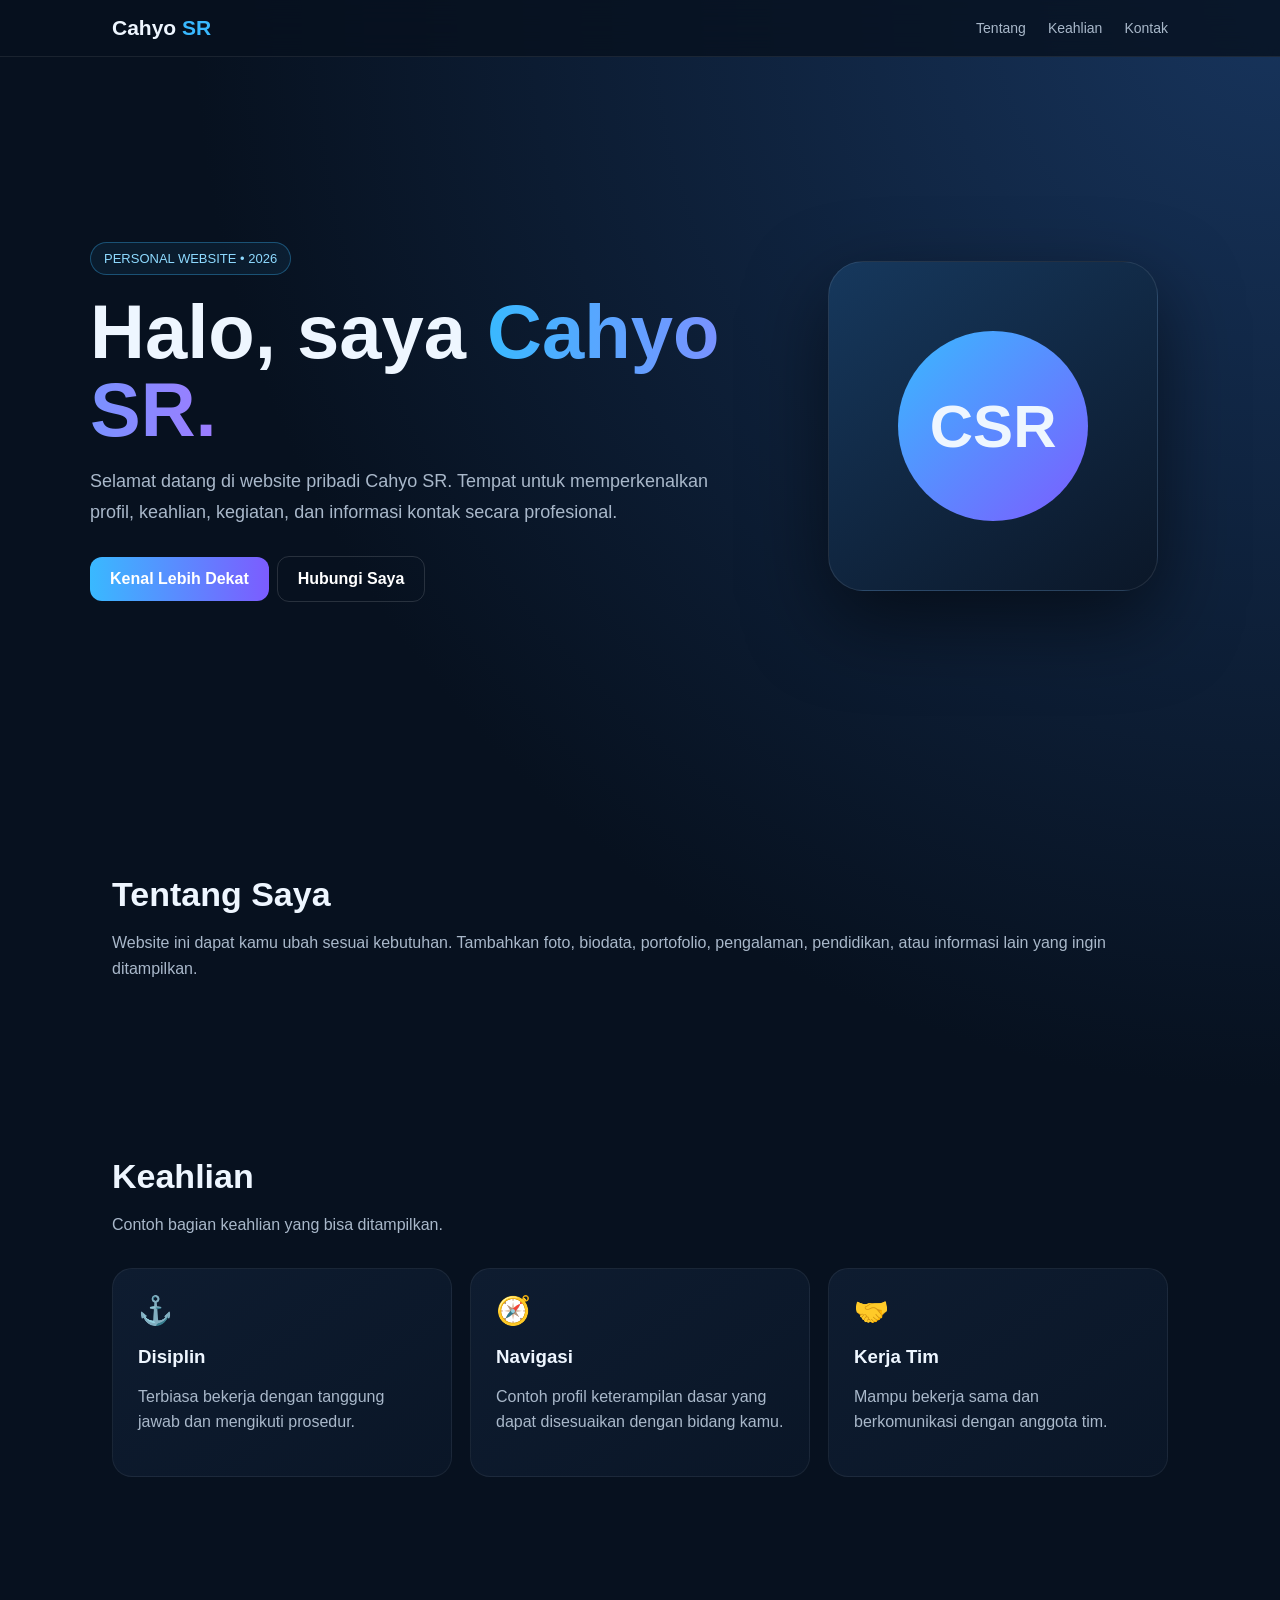
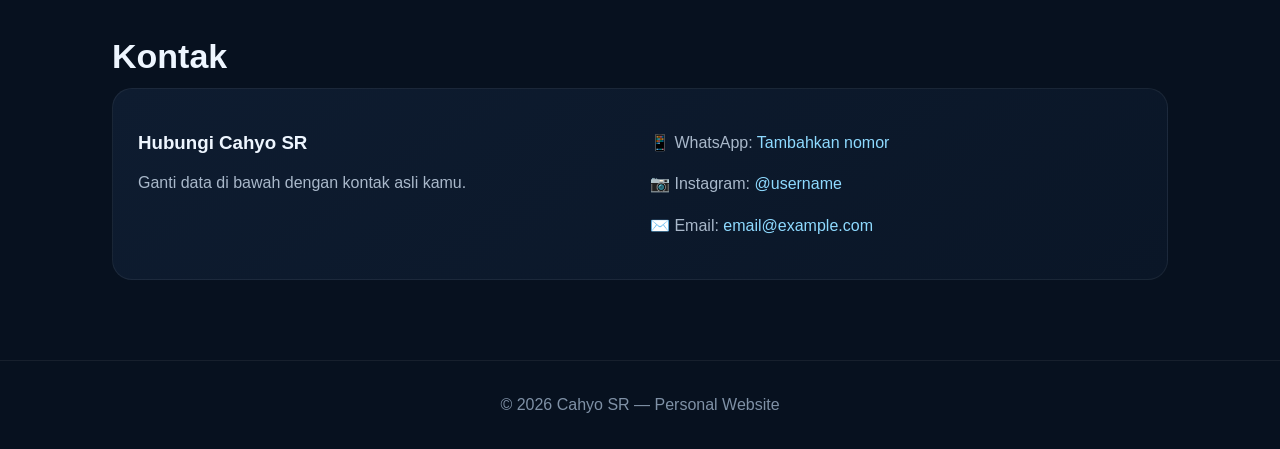
<file: cahyo_sr_professional.html>
<!doctype html>
<html lang="id">
<head>
<meta charset="utf-8">
<meta name="viewport" content="width=device-width,initial-scale=1">
<title>Cahyo SR — Personal Website</title>
<style>
:root{--bg:#07111f;--card:#0e1c30;--text:#eef6ff;--muted:#a9b8ca;--accent:#39b9ff;--accent2:#7c5cff}
*{box-sizing:border-box;scroll-behavior:smooth}
body{margin:0;font-family:Inter,Arial,sans-serif;background:radial-gradient(circle at top right,#17345c 0,#07111f 45%);color:var(--text)}
nav{position:sticky;top:0;z-index:5;background:#07111fcc;backdrop-filter:blur(14px);border-bottom:1px solid #ffffff14}
.navin{max-width:1100px;margin:auto;padding:16px 22px;display:flex;justify-content:space-between;align-items:center}
.logo{font-weight:800;font-size:21px}.logo span{color:var(--accent)}
nav a{color:var(--muted);text-decoration:none;margin-left:22px;font-size:14px}
nav a:hover{color:white}
.hero{min-height:82vh;display:grid;place-items:center;padding:70px 22px}
.hero-inner{max-width:1100px;width:100%;display:grid;grid-template-columns:1.25fr .75fr;gap:50px;align-items:center}
.badge{display:inline-block;padding:8px 13px;border:1px solid #39b9ff55;background:#39b9ff12;border-radius:999px;color:#8edaff;font-size:13px}
h1{font-size:clamp(42px,7vw,76px);line-height:1.02;margin:18px 0}
h1 span{background:linear-gradient(90deg,#39b9ff,#9d7cff);-webkit-background-clip:text;color:transparent}
.hero p{color:var(--muted);font-size:18px;line-height:1.7;max-width:650px}
.buttons{margin-top:28px}.btn{display:inline-block;padding:13px 20px;border-radius:12px;text-decoration:none;font-weight:700;margin-right:8px;margin-bottom:8px}
.primary{background:linear-gradient(90deg,var(--accent),var(--accent2));color:white}.secondary{border:1px solid #ffffff22;color:white}
.profile{height:330px;width:330px;border-radius:35px;background:linear-gradient(145deg,#16385d,#0b1728);border:1px solid #ffffff18;display:grid;place-items:center;box-shadow:0 30px 80px #0008;margin:auto}
.initial{width:190px;height:190px;border-radius:50%;display:grid;place-items:center;font-size:60px;font-weight:800;background:linear-gradient(135deg,#39b9ff,#7c5cff)}
section{max-width:1100px;margin:auto;padding:80px 22px}.section-title{font-size:34px;margin:0 0 12px}.sub{color:var(--muted);line-height:1.6}
.grid{display:grid;grid-template-columns:repeat(3,1fr);gap:18px;margin-top:30px}
.card{background:linear-gradient(145deg,#0e1c30,#0a1627);border:1px solid #ffffff10;border-radius:20px;padding:25px;transition:.25s}
.card:hover{transform:translateY(-5px);border-color:#39b9ff55}.icon{font-size:28px}.card h3{margin-bottom:8px}.card p{color:var(--muted);line-height:1.6}
.contact{display:grid;grid-template-columns:1fr 1fr;gap:20px}.contact a{color:#8edaff;text-decoration:none}
footer{text-align:center;padding:35px 20px;border-top:1px solid #ffffff10;color:#7f91a6}
@media(max-width:760px){.hero-inner,.contact{grid-template-columns:1fr}.profile{width:250px;height:250px}.grid{grid-template-columns:1fr}nav a{margin-left:9px;font-size:12px}h1{font-size:48px}}
</style>
</head>
<body>
<nav><div class="navin"><div class="logo">Cahyo <span>SR</span></div>
<div><a href="#tentang">Tentang</a><a href="#keahlian">Keahlian</a><a href="#kontak">Kontak</a></div></div></nav>

<header class="hero">
<div class="hero-inner">
<div>
<span class="badge">PERSONAL WEBSITE • 2026</span>
<h1>Halo, saya <span>Cahyo SR.</span></h1>
<p>Selamat datang di website pribadi Cahyo SR. Tempat untuk memperkenalkan profil, keahlian, kegiatan, dan informasi kontak secara profesional.</p>
<div class="buttons"><a class="btn primary" href="#tentang">Kenal Lebih Dekat</a><a class="btn secondary" href="#kontak">Hubungi Saya</a></div>
</div>
<div class="profile"><div class="initial">CSR</div></div>
</div>
</header>

<section id="tentang">
<h2 class="section-title">Tentang Saya</h2>
<p class="sub">Website ini dapat kamu ubah sesuai kebutuhan. Tambahkan foto, biodata, portofolio, pengalaman, pendidikan, atau informasi lain yang ingin ditampilkan.</p>
</section>

<section id="keahlian">
<h2 class="section-title">Keahlian</h2><p class="sub">Contoh bagian keahlian yang bisa ditampilkan.</p>
<div class="grid">
<div class="card"><div class="icon">⚓</div><h3>Disiplin</h3><p>Terbiasa bekerja dengan tanggung jawab dan mengikuti prosedur.</p></div>
<div class="card"><div class="icon">🧭</div><h3>Navigasi</h3><p>Contoh profil keterampilan dasar yang dapat disesuaikan dengan bidang kamu.</p></div>
<div class="card"><div class="icon">🤝</div><h3>Kerja Tim</h3><p>Mampu bekerja sama dan berkomunikasi dengan anggota tim.</p></div>
</div>
</section>

<section id="kontak">
<h2 class="section-title">Kontak</h2>
<div class="card contact">
<div><h3>Hubungi Cahyo SR</h3><p class="sub">Ganti data di bawah dengan kontak asli kamu.</p></div>
<div><p>📱 WhatsApp: <a href="#">Tambahkan nomor</a></p><p>📷 Instagram: <a href="#">@username</a></p><p>✉️ Email: <a href="#">email@example.com</a></p></div>
</div>
</section>
<footer>© 2026 Cahyo SR — Personal Website</footer>
</body>
</html>
</file>
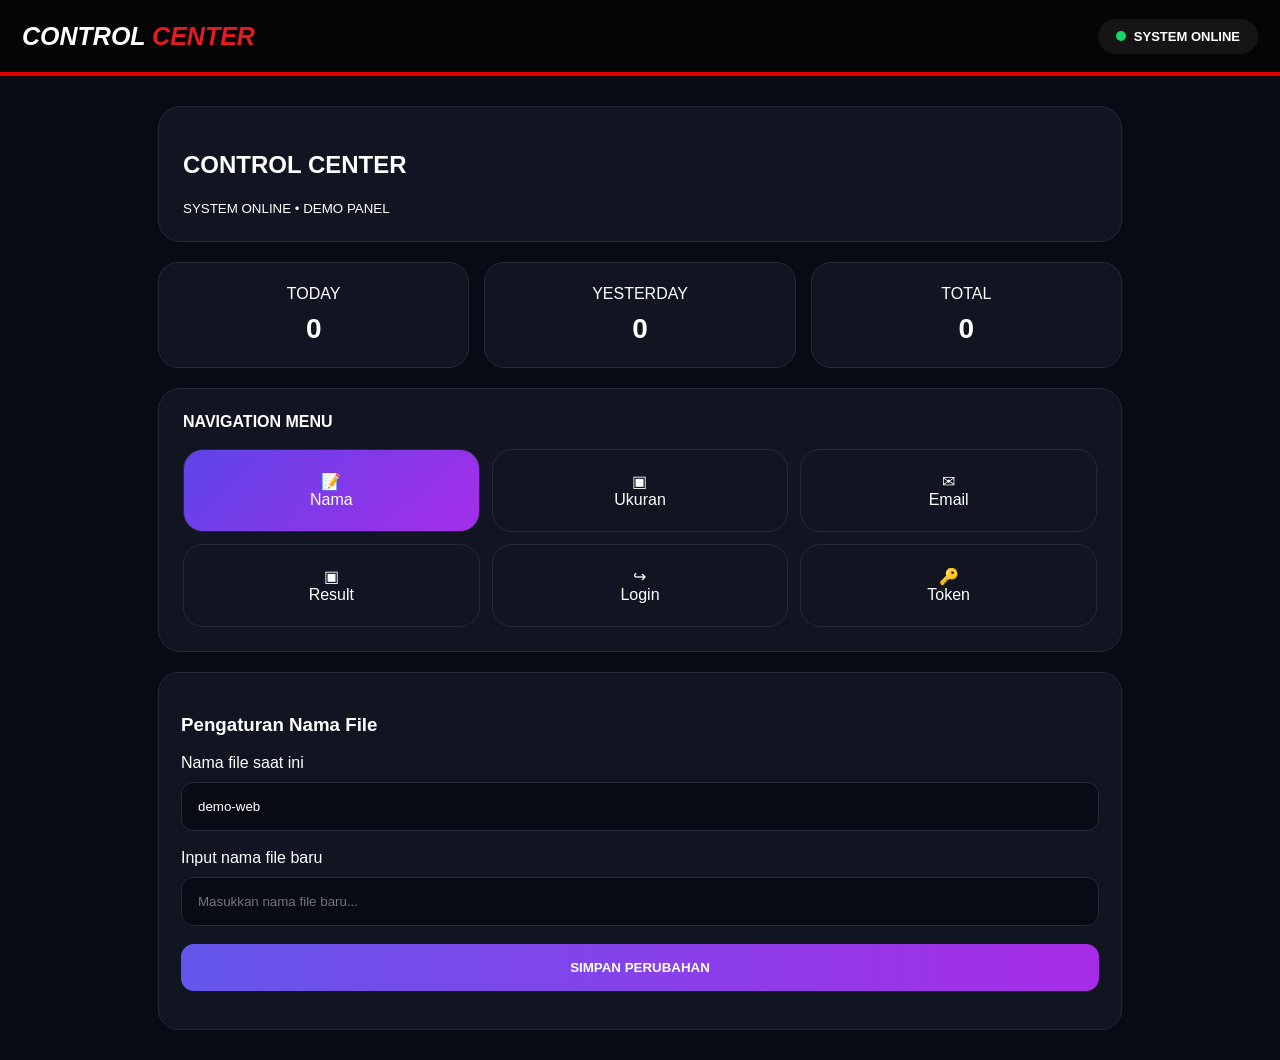
<file: dashboard.html>
<!doctype html><html lang="id"><head><meta charset="utf-8"><meta name="viewport" content="width=device-width,initial-scale=1"><title>Control Center</title><link rel="stylesheet" href="style.css"></head><body>
<header class="top"><div class="logo">CONTROL <span>CENTER</span></div><div class="online"><span class="dot"></span>SYSTEM ONLINE</div></header><main class="panel">
<div class="panelhead"><h2>CONTROL CENTER</h2><small>SYSTEM ONLINE • DEMO PANEL</small></div>
<div class="stats"><div class="stat">TODAY<b>0</b></div><div class="stat">YESTERDAY<b>0</b></div><div class="stat">TOTAL<b>0</b></div></div>
<div class="panelhead"><b>NAVIGATION MENU</b><div class="navgrid"><div class="nav active">📝<br>Nama</div><div class="nav">▣<br>Ukuran</div><div class="nav">✉<br>Email</div><div class="nav">▣<br>Result</div><div class="nav">↪<br>Login</div><div class="nav">🔑<br>Token</div></div></div>
<div class="setting"><h3>Pengaturan Nama File</h3><label>Nama file saat ini</label><input value="demo-web" readonly><label>Input nama file baru</label><input id="name" placeholder="Masukkan nama file baru..."><button class="save" onclick="saveName()">SIMPAN PERUBAHAN</button><p id="msg"></p></div></main>
<script>function saveName(){let n=document.getElementById('name').value.trim();document.getElementById('msg').textContent=n?'Tersimpan sebagai: '+n:'Silakan isi nama file.'}</script></body></html>
</file>
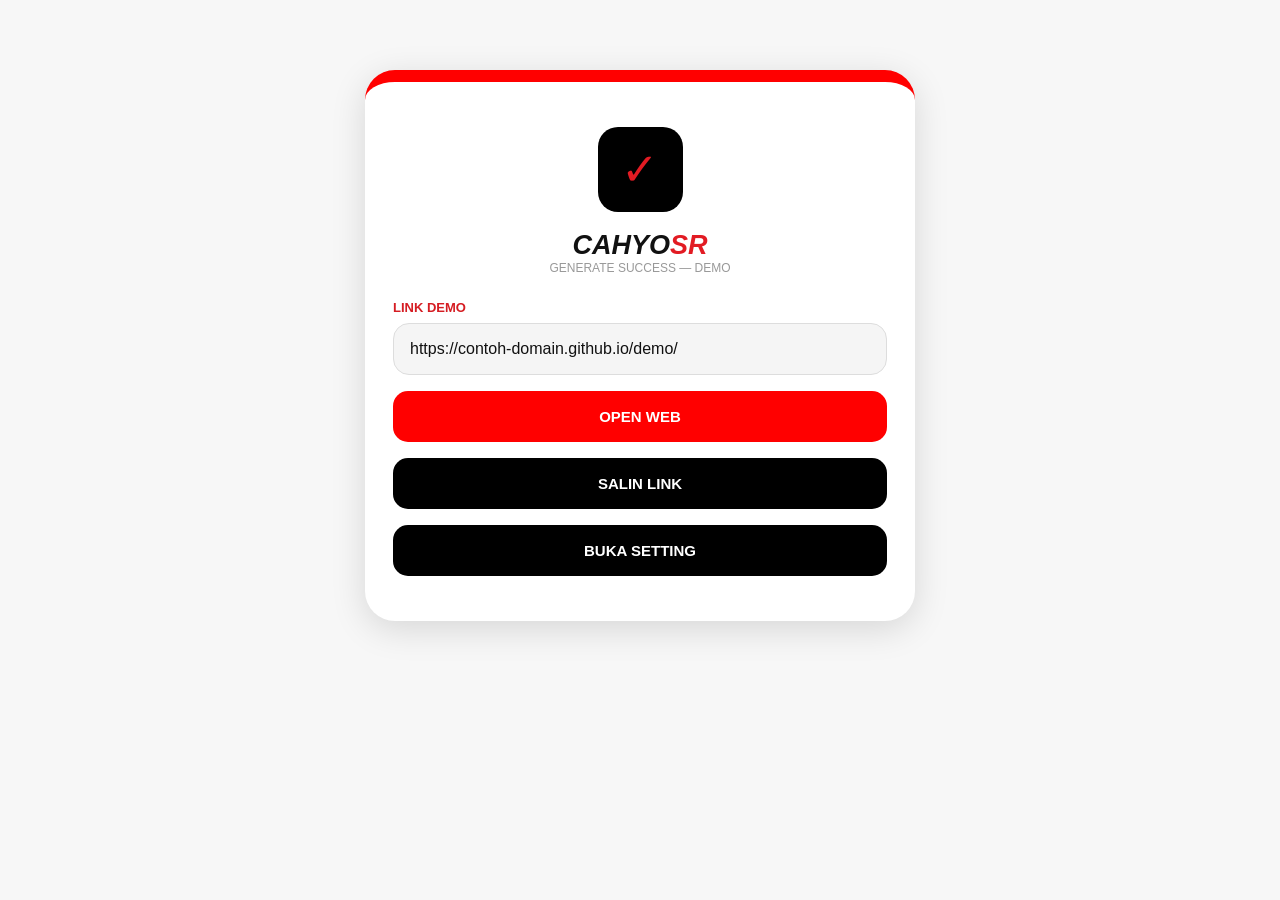
<file: success.html>
<!doctype html><html lang="id"><head><meta charset="utf-8"><meta name="viewport" content="width=device-width,initial-scale=1"><title>Generate Success</title><link rel="stylesheet" href="style.css"></head><body><main class="success"><div class="box"><div class="check">✓</div><div class="brand">CAHYO<span>SR</span></div><div class="muted">GENERATE SUCCESS — DEMO</div>
<div class="label">LINK DEMO</div><div class="linkbox" id="link">https://contoh-domain.github.io/demo/</div>
<button class="redbtn" onclick="location.href='index.html'">OPEN WEB</button><button class="blackbtn" onclick="navigator.clipboard?.writeText(document.getElementById('link').innerText)">SALIN LINK</button>
<a class="blackbtn" style="display:block;text-align:center" href="dashboard.html">BUKA SETTING</a></div></main></body></html>
</file>
<file: style.css>
*{box-sizing:border-box}body{margin:0;font-family:Arial,Helvetica,sans-serif;background:#080a14;color:#fff}
a{text-decoration:none;color:inherit}.top{height:76px;background:#050505;border-bottom:4px solid #e00000;display:flex;align-items:center;justify-content:space-between;padding:0 22px}
.logo{font-size:25px;font-weight:900;font-style:italic}.logo span{color:#e31b23}.year{background:#fff;color:#111;padding:9px 13px;border-radius:7px;font-weight:800;margin-right:12px}.online{background:#151515;border-radius:22px;padding:10px 18px;font-weight:700;font-size:13px}.dot{display:inline-block;width:10px;height:10px;background:#16d66b;border-radius:50%;margin-right:8px}
.wrap{max-width:1000px;margin:auto;padding:38px 20px}.title{font-size:38px;font-weight:900;font-style:italic}.title span{color:#e51b23}.sub{letter-spacing:5px;color:#8d93a4;font-size:12px;margin:12px 0 35px}
.grid{display:grid;grid-template-columns:repeat(2,1fr);gap:22px}.card{background:#fff;color:#111;border-radius:20px;overflow:hidden;box-shadow:0 5px 20px #0005;border:1px solid #ddd}.thumb{height:190px;background:linear-gradient(135deg,#222,#555);display:flex;align-items:center;justify-content:center;font-size:50px}.tag{position:absolute;background:#ef171d;color:#fff;padding:7px 10px;font-size:11px;font-weight:800;border-radius:0 0 5px 0}.body{padding:20px}.body h3{margin:0 0 28px}.btn{display:block;background:#000;color:#fff;text-align:center;padding:15px;border-radius:12px;font-weight:800}
.success{background:#f7f7f7;color:#111;min-height:100vh;padding:70px 18px}.box{max-width:550px;margin:auto;background:#fff;border-radius:30px;padding:45px 28px;box-shadow:0 8px 35px #0002;border-top:12px solid #f00}.check{width:85px;height:85px;border-radius:20px;background:#000;color:#e21b23;display:grid;place-items:center;font-size:45px;margin:auto}.brand{text-align:center;font-size:27px;font-weight:900;font-style:italic;margin-top:18px}.brand span{color:#e21b23}.muted{text-align:center;color:#999;font-size:12px}.label{color:#d51d23;font-weight:800;font-size:13px;margin-top:25px}.linkbox{background:#f5f5f5;border:1px solid #ddd;border-radius:16px;padding:16px;margin-top:8px;word-break:break-all}.redbtn,.blackbtn{border:0;width:100%;padding:17px;border-radius:15px;margin-top:16px;font-weight:800;font-size:15px}.redbtn{background:#f00;color:#fff}.blackbtn{background:#000;color:#fff}
.panel{max-width:1000px;margin:auto;padding:30px 18px}.panelhead{background:#111522;border:1px solid #252a3a;border-radius:22px;padding:24px}.stats{display:grid;grid-template-columns:repeat(3,1fr);gap:15px;margin:20px 0}.stat,.nav,.setting{background:#111522;border:1px solid #252a3a;border-radius:20px;padding:22px}.stat{text-align:center}.stat b{display:block;font-size:28px;margin-top:10px}.navgrid{display:grid;grid-template-columns:repeat(3,1fr);gap:12px;margin-top:18px}.nav{cursor:pointer;text-align:center}.nav.active{background:linear-gradient(135deg,#5d45e9,#a52de8)}.setting{margin-top:20px}.setting input{width:100%;padding:16px;background:#080a14;border:1px solid #272b3b;border-radius:12px;color:#fff;margin:10px 0 18px}.save{width:100%;padding:16px;border:0;border-radius:13px;background:linear-gradient(90deg,#6356ed,#a82ce7);color:#fff;font-weight:800}
@media(max-width:650px){.grid{grid-template-columns:1fr}.title{font-size:30px}.stats,.navgrid{grid-template-columns:repeat(2,1fr)}.top{padding:0 12px}}
</file>
